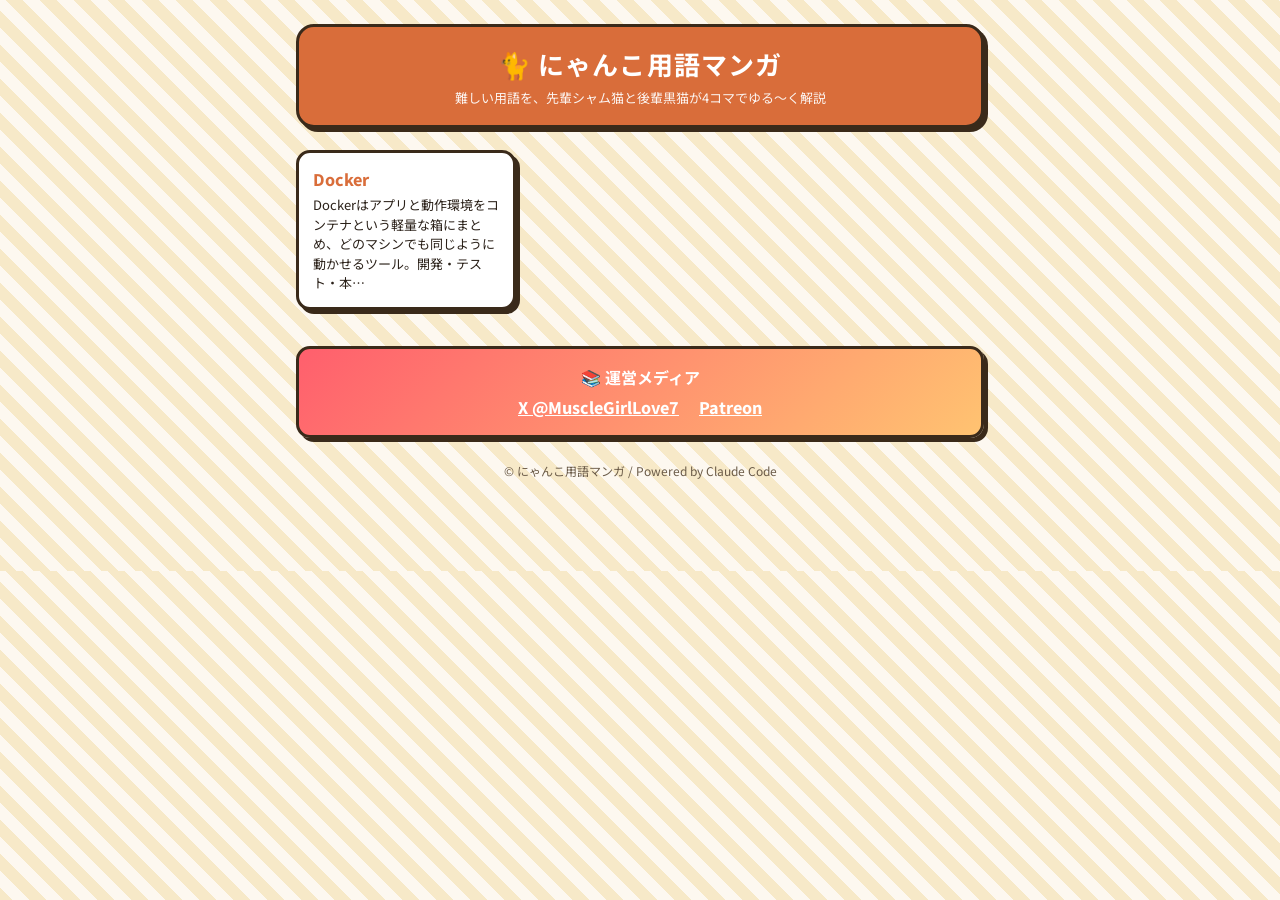
<file: docs/index.html>
<!doctype html>
<html lang="ja">
<head>
<meta charset="utf-8">
<title>にゃんこ用語マンガ - 用語を猫が4コマで解説</title>
<meta name="viewport" content="width=device-width, initial-scale=1">
<meta name="description" content="難しい用語を先輩シャム猫と後輩黒猫が4コマ漫画でゆるく解説。LINEで共有できる用語辞典。">
<meta property="og:title" content="にゃんこ用語マンガ">
<meta property="og:description" content="難しい用語を猫が4コマで解説。LINEで共有OK。">
<meta property="og:url" content="https://musclelove-777.github.io/term-cat-manga/">
<meta property="og:type" content="website">
<link href="https://fonts.googleapis.com/css2?family=Noto+Sans+JP:wght@400;600;800&display=swap" rel="stylesheet">
<link rel="stylesheet" href="./style.css">
</head>
<body>
<!-- __MAIN_LANDMARK__START__ -->
<main>
<div class="wrap">
  <div class="title">
    <h1>🐈 にゃんこ用語マンガ</h1>
    <div class="sub">難しい用語を、先輩シャム猫と後輩黒猫が4コマでゆる〜く解説</div>
  </div>

  <div class="terms"><a class="term-card" href="./docker/"><div class="term">Docker</div><div class="desc">Dockerはアプリと動作環境をコンテナという軽量な箱にまとめ、どのマシンでも同じように動かせるツール。開発・テスト・本…</div></a></div>

  <div class="musclelove">
    <h3>📚 運営メディア</h3>
    <a href="https://x.com/MuscleGirlLove7" target="_blank" rel="noopener">X @MuscleGirlLove7</a>
    <a href="https://www.patreon.com/MuscleGirlLove" target="_blank" rel="noopener">Patreon</a>
  </div>

  <p class="foot">© にゃんこ用語マンガ / Powered by Claude Code</p>
</div>
</main>
<!-- __MAIN_LANDMARK__END__ -->
</body>
</html>
</file>
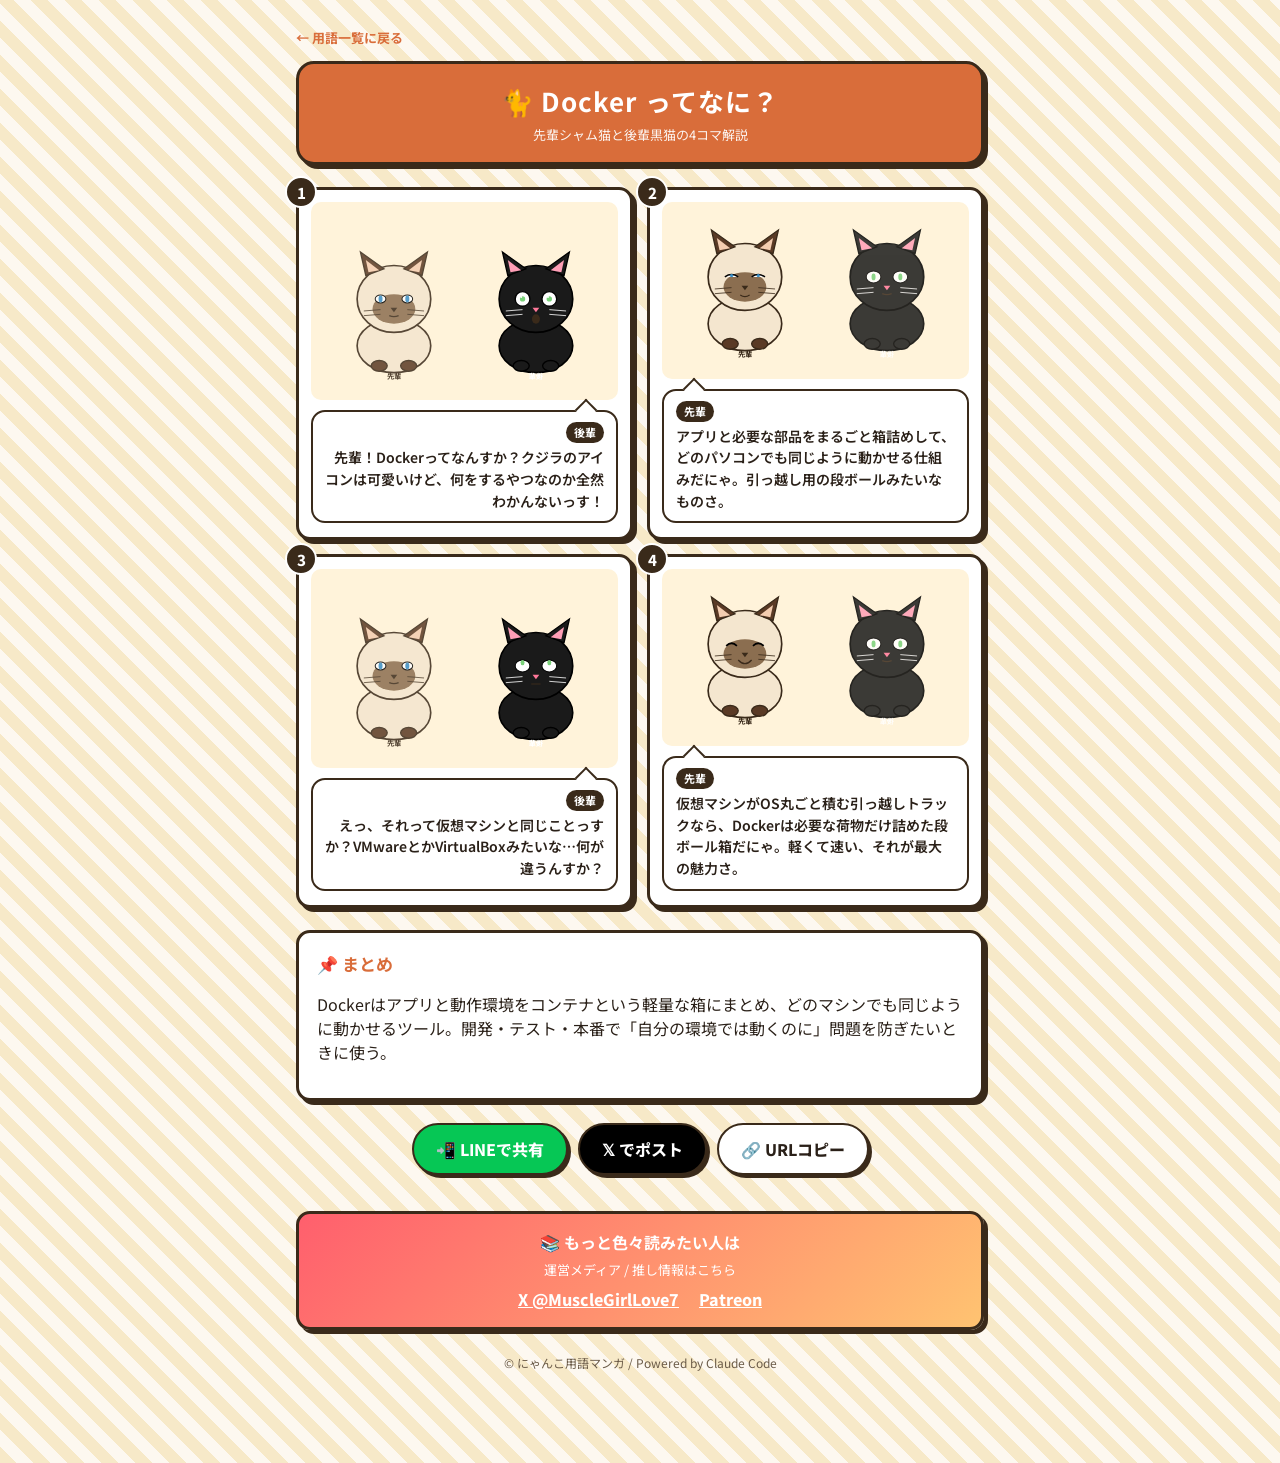
<file: docs/docker/index.html>
<!doctype html>
<html lang="ja">
<head>
<meta charset="utf-8">
<title>Docker を猫が解説 - にゃんこ用語マンガ</title>
<meta name="viewport" content="width=device-width, initial-scale=1">
<meta name="description" content="Dockerを先輩シャム猫と後輩黒猫が4コマ漫画で解説。Dockerはアプリと動作環境をコンテナという軽量な箱にまとめ、どのマシンでも同じように動かせるツール。開発・テスト・本番で「自分の環境では動くのに」問題を防ぎ">
<meta property="og:title" content="Docker を猫が4コマで解説">
<meta property="og:description" content="Dockerはアプリと動作環境をコンテナという軽量な箱にまとめ、どのマシンでも同じように動かせるツール。開発・テスト・本番で「自分の環境では動くのに」問題を防ぎたいときに使う。">
<meta property="og:url" content="https://musclelove-777.github.io/term-cat-manga/docker/">
<meta property="og:type" content="article">
<link href="https://fonts.googleapis.com/css2?family=Noto+Sans+JP:wght@400;600;800&display=swap" rel="stylesheet">
<link rel="stylesheet" href="../style.css">
</head>
<body>
<!-- __MAIN_LANDMARK__START__ -->
<main>
<div class="wrap">
  <a class="back" href="../">← 用語一覧に戻る</a>
  <div class="title">
    <h1>🐈 Docker ってなに？</h1>
    <div class="sub">先輩シャム猫と後輩黒猫の4コマ解説</div>
  </div>

  <div class="panels">
    <div class="panel"><div class="num">1</div><div class="scene"><svg class="cat" viewBox="0 0 200 240" style="opacity:0.85;">
<g class="cat senpai">
  <!-- 体（クリーム）-->
  <ellipse cx="100" cy="170" rx="55" ry="40" fill="#f4e6cf" stroke="#3a2a1a" stroke-width="2.5"/>
  <!-- 顔 -->
  <ellipse cx="100" cy="100" rx="55" ry="50" fill="#f4e6cf" stroke="#3a2a1a" stroke-width="2.5"/>
  <!-- マスク（鼻周りブラウン）-->
  <ellipse cx="100" cy="115" rx="32" ry="22" fill="#7a5a3a" opacity="0.85"/>
  <!-- 耳 -->
  <polygon points="58,65 50,30 85,55" fill="#5a3a25" stroke="#3a2a1a" stroke-width="2"/>
  <polygon points="142,65 150,30 115,55" fill="#5a3a25" stroke="#3a2a1a" stroke-width="2"/>
  <polygon points="62,60 58,42 78,57" fill="#f4cdb0"/>
  <polygon points="138,60 142,42 122,57" fill="#f4cdb0"/>
  <!-- 鼻 -->
  <path d="M95,113 L105,113 L100,120 Z" fill="#3a2a1a"/>
  <!-- 口 -->
  <path d="M93,125 Q100,128 107,125" stroke="#3a2a1a" stroke-width="1.8" fill="none"/>
  <!-- 目 -->
  <ellipse cx="80" cy="100" rx="8" ry="6" fill="white" stroke="#000" stroke-width="1.5"/><ellipse cx="120" cy="100" rx="8" ry="6" fill="white" stroke="#000" stroke-width="1.5"/><ellipse cx="80" cy="100" rx="3" ry="5" fill="#3a8fc7"/><ellipse cx="120" cy="100" rx="3" ry="5" fill="#3a8fc7"/>
  <!-- ヒゲ -->
  <line x1="55" y1="118" x2="80" y2="116" stroke="#3a2a1a" stroke-width="1.2"/>
  <line x1="55" y1="125" x2="80" y2="123" stroke="#3a2a1a" stroke-width="1.2"/>
  <line x1="120" y1="116" x2="145" y2="118" stroke="#3a2a1a" stroke-width="1.2"/>
  <line x1="120" y1="123" x2="145" y2="125" stroke="#3a2a1a" stroke-width="1.2"/>
  <!-- 前足 -->
  <ellipse cx="78" cy="200" rx="12" ry="8" fill="#5a3a25" stroke="#3a2a1a" stroke-width="2"/>
  <ellipse cx="122" cy="200" rx="12" ry="8" fill="#5a3a25" stroke="#3a2a1a" stroke-width="2"/>
  <!-- 名札 -->
  <text x="100" y="220" text-anchor="middle" font-family="'Noto Sans JP', sans-serif"
        font-size="11" fill="#3a2a1a" font-weight="700">先輩</text>
</g>
</svg><svg class="cat" viewBox="0 0 200 240" style="transform: scaleX(-1);">
<g class="cat kohai">
  <!-- 体（黒）-->
  <ellipse cx="100" cy="170" rx="55" ry="40" fill="#1a1a1a" stroke="#000" stroke-width="2.5"/>
  <!-- 顔 -->
  <ellipse cx="100" cy="100" rx="55" ry="50" fill="#1a1a1a" stroke="#000" stroke-width="2.5"/>
  <!-- 耳 -->
  <polygon points="58,65 50,30 85,55" fill="#1a1a1a" stroke="#000" stroke-width="2"/>
  <polygon points="142,65 150,30 115,55" fill="#1a1a1a" stroke="#000" stroke-width="2"/>
  <polygon points="62,60 58,42 78,57" fill="#ff9eb6"/>
  <polygon points="138,60 142,42 122,57" fill="#ff9eb6"/>
  <!-- 鼻 -->
  <path d="M95,113 L105,113 L100,120 Z" fill="#ff7799"/>
  <!-- 口 -->
  <ellipse cx="100" cy="130" rx="6" ry="7" fill="#3a2a1a"/>
  <!-- 目（緑、大きめ）-->
  <circle cx="80" cy="100" r="11" fill="white" stroke="#000" stroke-width="2"/><circle cx="120" cy="100" r="11" fill="white" stroke="#000" stroke-width="2"/><circle cx="80" cy="100" r="4" fill="#7ad17a"/><circle cx="120" cy="100" r="4" fill="#7ad17a"/><circle cx="82" cy="97" r="1.5" fill="white"/><circle cx="122" cy="97" r="1.5" fill="white"/>
  <!-- ヒゲ -->
  <line x1="55" y1="118" x2="80" y2="116" stroke="#fff" stroke-width="1.2"/>
  <line x1="55" y1="125" x2="80" y2="123" stroke="#fff" stroke-width="1.2"/>
  <line x1="120" y1="116" x2="145" y2="118" stroke="#fff" stroke-width="1.2"/>
  <line x1="120" y1="123" x2="145" y2="125" stroke="#fff" stroke-width="1.2"/>
  <!-- 前足 -->
  <ellipse cx="78" cy="200" rx="12" ry="8" fill="#1a1a1a" stroke="#000" stroke-width="2"/>
  <ellipse cx="122" cy="200" rx="12" ry="8" fill="#1a1a1a" stroke="#000" stroke-width="2"/>
  <!-- 名札 -->
  <text x="100" y="220" text-anchor="middle" font-family="'Noto Sans JP', sans-serif"
        font-size="11" fill="#fff" font-weight="700">後輩</text>
</g>
</svg></div><div class="bubble kohai"><span class="tag">後輩</span><br>先輩！Dockerってなんすか？クジラのアイコンは可愛いけど、何をするやつなのか全然わかんないっす！</div></div>
<div class="panel"><div class="num">2</div><div class="scene"><svg class="cat" viewBox="0 0 200 240">
<g class="cat senpai">
  <!-- 体（クリーム）-->
  <ellipse cx="100" cy="170" rx="55" ry="40" fill="#f4e6cf" stroke="#3a2a1a" stroke-width="2.5"/>
  <!-- 顔 -->
  <ellipse cx="100" cy="100" rx="55" ry="50" fill="#f4e6cf" stroke="#3a2a1a" stroke-width="2.5"/>
  <!-- マスク（鼻周りブラウン）-->
  <ellipse cx="100" cy="115" rx="32" ry="22" fill="#7a5a3a" opacity="0.85"/>
  <!-- 耳 -->
  <polygon points="58,65 50,30 85,55" fill="#5a3a25" stroke="#3a2a1a" stroke-width="2"/>
  <polygon points="142,65 150,30 115,55" fill="#5a3a25" stroke="#3a2a1a" stroke-width="2"/>
  <polygon points="62,60 58,42 78,57" fill="#f4cdb0"/>
  <polygon points="138,60 142,42 122,57" fill="#f4cdb0"/>
  <!-- 鼻 -->
  <path d="M95,113 L105,113 L100,120 Z" fill="#3a2a1a"/>
  <!-- 口 -->
  <path d="M93,127 Q100,132 107,127" stroke="#3a2a1a" stroke-width="1.8" fill="none"/>
  <!-- 目 -->
  <path d="M70,100 Q80,93 90,100" stroke="#000" stroke-width="2.2" fill="white"/><path d="M110,100 Q120,93 130,100" stroke="#000" stroke-width="2.2" fill="white"/><circle cx="80" cy="98" r="2.5" fill="#3a8fc7"/><circle cx="120" cy="98" r="2.5" fill="#3a8fc7"/>
  <!-- ヒゲ -->
  <line x1="55" y1="118" x2="80" y2="116" stroke="#3a2a1a" stroke-width="1.2"/>
  <line x1="55" y1="125" x2="80" y2="123" stroke="#3a2a1a" stroke-width="1.2"/>
  <line x1="120" y1="116" x2="145" y2="118" stroke="#3a2a1a" stroke-width="1.2"/>
  <line x1="120" y1="123" x2="145" y2="125" stroke="#3a2a1a" stroke-width="1.2"/>
  <!-- 前足 -->
  <ellipse cx="78" cy="200" rx="12" ry="8" fill="#5a3a25" stroke="#3a2a1a" stroke-width="2"/>
  <ellipse cx="122" cy="200" rx="12" ry="8" fill="#5a3a25" stroke="#3a2a1a" stroke-width="2"/>
  <!-- 名札 -->
  <text x="100" y="220" text-anchor="middle" font-family="'Noto Sans JP', sans-serif"
        font-size="11" fill="#3a2a1a" font-weight="700">先輩</text>
</g>
</svg><svg class="cat" viewBox="0 0 200 240" style="opacity:0.85; transform: scaleX(-1);">
<g class="cat kohai">
  <!-- 体（黒）-->
  <ellipse cx="100" cy="170" rx="55" ry="40" fill="#1a1a1a" stroke="#000" stroke-width="2.5"/>
  <!-- 顔 -->
  <ellipse cx="100" cy="100" rx="55" ry="50" fill="#1a1a1a" stroke="#000" stroke-width="2.5"/>
  <!-- 耳 -->
  <polygon points="58,65 50,30 85,55" fill="#1a1a1a" stroke="#000" stroke-width="2"/>
  <polygon points="142,65 150,30 115,55" fill="#1a1a1a" stroke="#000" stroke-width="2"/>
  <polygon points="62,60 58,42 78,57" fill="#ff9eb6"/>
  <polygon points="138,60 142,42 122,57" fill="#ff9eb6"/>
  <!-- 鼻 -->
  <path d="M95,113 L105,113 L100,120 Z" fill="#ff7799"/>
  <!-- 口 -->
  <path d="M93,125 Q100,128 107,125" stroke="#3a2a1a" stroke-width="1.8" fill="none"/>
  <!-- 目（緑、大きめ）-->
  <ellipse cx="80" cy="100" rx="11" ry="9" fill="white" stroke="#000" stroke-width="1.5"/><ellipse cx="120" cy="100" rx="11" ry="9" fill="white" stroke="#000" stroke-width="1.5"/><ellipse cx="80" cy="100" rx="3" ry="5" fill="#7ad17a"/><ellipse cx="120" cy="100" rx="3" ry="5" fill="#7ad17a"/>
  <!-- ヒゲ -->
  <line x1="55" y1="118" x2="80" y2="116" stroke="#fff" stroke-width="1.2"/>
  <line x1="55" y1="125" x2="80" y2="123" stroke="#fff" stroke-width="1.2"/>
  <line x1="120" y1="116" x2="145" y2="118" stroke="#fff" stroke-width="1.2"/>
  <line x1="120" y1="123" x2="145" y2="125" stroke="#fff" stroke-width="1.2"/>
  <!-- 前足 -->
  <ellipse cx="78" cy="200" rx="12" ry="8" fill="#1a1a1a" stroke="#000" stroke-width="2"/>
  <ellipse cx="122" cy="200" rx="12" ry="8" fill="#1a1a1a" stroke="#000" stroke-width="2"/>
  <!-- 名札 -->
  <text x="100" y="220" text-anchor="middle" font-family="'Noto Sans JP', sans-serif"
        font-size="11" fill="#fff" font-weight="700">後輩</text>
</g>
</svg></div><div class="bubble senpai"><span class="tag">先輩</span><br>アプリと必要な部品をまるごと箱詰めして、どのパソコンでも同じように動かせる仕組みだにゃ。引っ越し用の段ボールみたいなものさ。</div></div>
<div class="panel"><div class="num">3</div><div class="scene"><svg class="cat" viewBox="0 0 200 240" style="opacity:0.85;">
<g class="cat senpai">
  <!-- 体（クリーム）-->
  <ellipse cx="100" cy="170" rx="55" ry="40" fill="#f4e6cf" stroke="#3a2a1a" stroke-width="2.5"/>
  <!-- 顔 -->
  <ellipse cx="100" cy="100" rx="55" ry="50" fill="#f4e6cf" stroke="#3a2a1a" stroke-width="2.5"/>
  <!-- マスク（鼻周りブラウン）-->
  <ellipse cx="100" cy="115" rx="32" ry="22" fill="#7a5a3a" opacity="0.85"/>
  <!-- 耳 -->
  <polygon points="58,65 50,30 85,55" fill="#5a3a25" stroke="#3a2a1a" stroke-width="2"/>
  <polygon points="142,65 150,30 115,55" fill="#5a3a25" stroke="#3a2a1a" stroke-width="2"/>
  <polygon points="62,60 58,42 78,57" fill="#f4cdb0"/>
  <polygon points="138,60 142,42 122,57" fill="#f4cdb0"/>
  <!-- 鼻 -->
  <path d="M95,113 L105,113 L100,120 Z" fill="#3a2a1a"/>
  <!-- 口 -->
  <path d="M93,125 Q100,128 107,125" stroke="#3a2a1a" stroke-width="1.8" fill="none"/>
  <!-- 目 -->
  <ellipse cx="80" cy="100" rx="8" ry="6" fill="white" stroke="#000" stroke-width="1.5"/><ellipse cx="120" cy="100" rx="8" ry="6" fill="white" stroke="#000" stroke-width="1.5"/><ellipse cx="80" cy="100" rx="3" ry="5" fill="#3a8fc7"/><ellipse cx="120" cy="100" rx="3" ry="5" fill="#3a8fc7"/>
  <!-- ヒゲ -->
  <line x1="55" y1="118" x2="80" y2="116" stroke="#3a2a1a" stroke-width="1.2"/>
  <line x1="55" y1="125" x2="80" y2="123" stroke="#3a2a1a" stroke-width="1.2"/>
  <line x1="120" y1="116" x2="145" y2="118" stroke="#3a2a1a" stroke-width="1.2"/>
  <line x1="120" y1="123" x2="145" y2="125" stroke="#3a2a1a" stroke-width="1.2"/>
  <!-- 前足 -->
  <ellipse cx="78" cy="200" rx="12" ry="8" fill="#5a3a25" stroke="#3a2a1a" stroke-width="2"/>
  <ellipse cx="122" cy="200" rx="12" ry="8" fill="#5a3a25" stroke="#3a2a1a" stroke-width="2"/>
  <!-- 名札 -->
  <text x="100" y="220" text-anchor="middle" font-family="'Noto Sans JP', sans-serif"
        font-size="11" fill="#3a2a1a" font-weight="700">先輩</text>
</g>
</svg><svg class="cat" viewBox="0 0 200 240" style="transform: scaleX(-1);">
<g class="cat kohai">
  <!-- 体（黒）-->
  <ellipse cx="100" cy="170" rx="55" ry="40" fill="#1a1a1a" stroke="#000" stroke-width="2.5"/>
  <!-- 顔 -->
  <ellipse cx="100" cy="100" rx="55" ry="50" fill="#1a1a1a" stroke="#000" stroke-width="2.5"/>
  <!-- 耳 -->
  <polygon points="58,65 50,30 85,55" fill="#1a1a1a" stroke="#000" stroke-width="2"/>
  <polygon points="142,65 150,30 115,55" fill="#1a1a1a" stroke="#000" stroke-width="2"/>
  <polygon points="62,60 58,42 78,57" fill="#ff9eb6"/>
  <polygon points="138,60 142,42 122,57" fill="#ff9eb6"/>
  <!-- 鼻 -->
  <path d="M95,113 L105,113 L100,120 Z" fill="#ff7799"/>
  <!-- 口 -->
  <path d="M93,127 L107,127" stroke="#3a2a1a" stroke-width="1.8" fill="none"/>
  <!-- 目（緑、大きめ）-->
  <ellipse cx="80" cy="100" rx="11" ry="9" fill="white" stroke="#000" stroke-width="1.5"/><ellipse cx="120" cy="100" rx="11" ry="9" fill="white" stroke="#000" stroke-width="1.5"/><ellipse cx="80" cy="95" rx="3" ry="4" fill="#7ad17a"/><ellipse cx="120" cy="95" rx="3" ry="4" fill="#7ad17a"/>
  <!-- ヒゲ -->
  <line x1="55" y1="118" x2="80" y2="116" stroke="#fff" stroke-width="1.2"/>
  <line x1="55" y1="125" x2="80" y2="123" stroke="#fff" stroke-width="1.2"/>
  <line x1="120" y1="116" x2="145" y2="118" stroke="#fff" stroke-width="1.2"/>
  <line x1="120" y1="123" x2="145" y2="125" stroke="#fff" stroke-width="1.2"/>
  <!-- 前足 -->
  <ellipse cx="78" cy="200" rx="12" ry="8" fill="#1a1a1a" stroke="#000" stroke-width="2"/>
  <ellipse cx="122" cy="200" rx="12" ry="8" fill="#1a1a1a" stroke="#000" stroke-width="2"/>
  <!-- 名札 -->
  <text x="100" y="220" text-anchor="middle" font-family="'Noto Sans JP', sans-serif"
        font-size="11" fill="#fff" font-weight="700">後輩</text>
</g>
</svg></div><div class="bubble kohai"><span class="tag">後輩</span><br>えっ、それって仮想マシンと同じことっすか？VMwareとかVirtualBoxみたいな…何が違うんすか？</div></div>
<div class="panel"><div class="num">4</div><div class="scene"><svg class="cat" viewBox="0 0 200 240">
<g class="cat senpai">
  <!-- 体（クリーム）-->
  <ellipse cx="100" cy="170" rx="55" ry="40" fill="#f4e6cf" stroke="#3a2a1a" stroke-width="2.5"/>
  <!-- 顔 -->
  <ellipse cx="100" cy="100" rx="55" ry="50" fill="#f4e6cf" stroke="#3a2a1a" stroke-width="2.5"/>
  <!-- マスク（鼻周りブラウン）-->
  <ellipse cx="100" cy="115" rx="32" ry="22" fill="#7a5a3a" opacity="0.85"/>
  <!-- 耳 -->
  <polygon points="58,65 50,30 85,55" fill="#5a3a25" stroke="#3a2a1a" stroke-width="2"/>
  <polygon points="142,65 150,30 115,55" fill="#5a3a25" stroke="#3a2a1a" stroke-width="2"/>
  <polygon points="62,60 58,42 78,57" fill="#f4cdb0"/>
  <polygon points="138,60 142,42 122,57" fill="#f4cdb0"/>
  <!-- 鼻 -->
  <path d="M95,113 L105,113 L100,120 Z" fill="#3a2a1a"/>
  <!-- 口 -->
  <path d="M90,124 Q100,135 110,124" stroke="#3a2a1a" stroke-width="2" fill="none"/>
  <!-- 目 -->
  <path d="M72,103 Q80,95 88,103" stroke="#000" stroke-width="2.5" fill="none"/><path d="M112,103 Q120,95 128,103" stroke="#000" stroke-width="2.5" fill="none"/>
  <!-- ヒゲ -->
  <line x1="55" y1="118" x2="80" y2="116" stroke="#3a2a1a" stroke-width="1.2"/>
  <line x1="55" y1="125" x2="80" y2="123" stroke="#3a2a1a" stroke-width="1.2"/>
  <line x1="120" y1="116" x2="145" y2="118" stroke="#3a2a1a" stroke-width="1.2"/>
  <line x1="120" y1="123" x2="145" y2="125" stroke="#3a2a1a" stroke-width="1.2"/>
  <!-- 前足 -->
  <ellipse cx="78" cy="200" rx="12" ry="8" fill="#5a3a25" stroke="#3a2a1a" stroke-width="2"/>
  <ellipse cx="122" cy="200" rx="12" ry="8" fill="#5a3a25" stroke="#3a2a1a" stroke-width="2"/>
  <!-- 名札 -->
  <text x="100" y="220" text-anchor="middle" font-family="'Noto Sans JP', sans-serif"
        font-size="11" fill="#3a2a1a" font-weight="700">先輩</text>
</g>
</svg><svg class="cat" viewBox="0 0 200 240" style="opacity:0.85; transform: scaleX(-1);">
<g class="cat kohai">
  <!-- 体（黒）-->
  <ellipse cx="100" cy="170" rx="55" ry="40" fill="#1a1a1a" stroke="#000" stroke-width="2.5"/>
  <!-- 顔 -->
  <ellipse cx="100" cy="100" rx="55" ry="50" fill="#1a1a1a" stroke="#000" stroke-width="2.5"/>
  <!-- 耳 -->
  <polygon points="58,65 50,30 85,55" fill="#1a1a1a" stroke="#000" stroke-width="2"/>
  <polygon points="142,65 150,30 115,55" fill="#1a1a1a" stroke="#000" stroke-width="2"/>
  <polygon points="62,60 58,42 78,57" fill="#ff9eb6"/>
  <polygon points="138,60 142,42 122,57" fill="#ff9eb6"/>
  <!-- 鼻 -->
  <path d="M95,113 L105,113 L100,120 Z" fill="#ff7799"/>
  <!-- 口 -->
  <path d="M93,125 Q100,128 107,125" stroke="#3a2a1a" stroke-width="1.8" fill="none"/>
  <!-- 目（緑、大きめ）-->
  <ellipse cx="80" cy="100" rx="11" ry="9" fill="white" stroke="#000" stroke-width="1.5"/><ellipse cx="120" cy="100" rx="11" ry="9" fill="white" stroke="#000" stroke-width="1.5"/><ellipse cx="80" cy="100" rx="3" ry="5" fill="#7ad17a"/><ellipse cx="120" cy="100" rx="3" ry="5" fill="#7ad17a"/>
  <!-- ヒゲ -->
  <line x1="55" y1="118" x2="80" y2="116" stroke="#fff" stroke-width="1.2"/>
  <line x1="55" y1="125" x2="80" y2="123" stroke="#fff" stroke-width="1.2"/>
  <line x1="120" y1="116" x2="145" y2="118" stroke="#fff" stroke-width="1.2"/>
  <line x1="120" y1="123" x2="145" y2="125" stroke="#fff" stroke-width="1.2"/>
  <!-- 前足 -->
  <ellipse cx="78" cy="200" rx="12" ry="8" fill="#1a1a1a" stroke="#000" stroke-width="2"/>
  <ellipse cx="122" cy="200" rx="12" ry="8" fill="#1a1a1a" stroke="#000" stroke-width="2"/>
  <!-- 名札 -->
  <text x="100" y="220" text-anchor="middle" font-family="'Noto Sans JP', sans-serif"
        font-size="11" fill="#fff" font-weight="700">後輩</text>
</g>
</svg></div><div class="bubble senpai"><span class="tag">先輩</span><br>仮想マシンがOS丸ごと積む引っ越しトラックなら、Dockerは必要な荷物だけ詰めた段ボール箱だにゃ。軽くて速い、それが最大の魅力さ。</div></div>
  </div>

  <div class="summary">
    <h2>📌 まとめ</h2>
    <p>Dockerはアプリと動作環境をコンテナという軽量な箱にまとめ、どのマシンでも同じように動かせるツール。開発・テスト・本番で「自分の環境では動くのに」問題を防ぎたいときに使う。</p>
  </div>

  <div class="share">
    <a href="https://line.me/R/msg/text/?%E3%80%90%E3%81%AB%E3%82%83%E3%82%93%E3%81%93%E7%94%A8%E8%AA%9E%E8%A7%A3%E8%AA%AC%E3%80%91Docker%0ADocker%E3%81%AF%E3%82%A2%E3%83%97%E3%83%AA%E3%81%A8%E5%8B%95%E4%BD%9C%E7%92%B0%E5%A2%83%E3%82%92%E3%82%B3%E3%83%B3%E3%83%86%E3%83%8A%E3%81%A8%E3%81%84%E3%81%86%E8%BB%BD%E9%87%8F%E3%81%AA%E7%AE%B1%E3%81%AB%E3%81%BE%E3%81%A8%E3%82%81%E3%80%81%E3%81%A9%E3%81%AE%E3%83%9E%E3%82%B7%E3%83%B3%E3%81%A7%E3%82%82%E5%90%8C%E3%81%98%E3%82%88%E3%81%86%E3%81%AB%E5%8B%95%E3%81%8B%E3%81%9B%E3%82%8B%E3%83%84%E3%83%BC%E3%83%AB%E3%80%82%E9%96%8B%E7%99%BA%E3%83%BB%E3%83%86%E3%82%B9%E3%83%88%E3%83%BB%E6%9C%AC%E7%95%AA%E3%81%A7%E3%80%8C%E8%87%AA%E5%88%86%E3%81%AE%E7%92%B0%E5%A2%83%E3%81%A7%E3%81%AF%E5%8B%95%E3%81%8F%E3%81%AE%E3%81%AB%E3%80%8D%E5%95%8F%E9%A1%8C%E3%82%92%E9%98%B2%E3%81%8E%E2%80%A6%0Ahttps%3A//musclelove-777.github.io/term-cat-manga/docker/" target="_blank" rel="noopener">📲 LINEで共有</a>
    <a class="x" href="https://twitter.com/intent/tweet?text=%E3%80%90%E3%81%AB%E3%82%83%E3%82%93%E3%81%93%E7%94%A8%E8%AA%9E%E8%A7%A3%E8%AA%AC%E3%80%91Docker%E3%82%92%E7%8C%AB%E3%81%A7%E8%AA%AC%E6%98%8E%E3%81%99%E3%82%8B%E3%83%9E%E3%83%B3%E3%82%AC%F0%9F%93%9A%F0%9F%90%88&url=https%3A%2F%2Fmusclelove-777.github.io%2Fterm-cat-manga%2Fdocker%2F" target="_blank" rel="noopener">𝕏 でポスト</a>
    <a class="copy" onclick="navigator.clipboard.writeText(location.href);this.textContent='✓ コピーしました'">🔗 URLコピー</a>
  </div>

  <div class="musclelove">
    <h3>📚 もっと色々読みたい人は</h3>
    <p style="margin:6px 0 8px; font-size:13px;">運営メディア / 推し情報はこちら</p>
    <a href="https://x.com/MuscleGirlLove7" target="_blank" rel="noopener">X @MuscleGirlLove7</a>
    <a href="https://www.patreon.com/MuscleGirlLove" target="_blank" rel="noopener">Patreon</a>
  </div>

  <p class="foot">© にゃんこ用語マンガ / Powered by Claude Code</p>
</div>
</main>
<!-- __MAIN_LANDMARK__END__ -->
</body>
</html>
</file>
<file: docs/style.css>
:root {
  --ink: #2a2018;
  --paper: #fdf8f0;
  --line: #3a2a1a;
  --accent: #d96d3a;
  --soft: #fff3da;
}
* { box-sizing: border-box; }
body {
  margin: 0;
  font-family: 'Noto Sans JP', 'Hiragino Kaku Gothic ProN', sans-serif;
  background:
    repeating-linear-gradient(45deg, #f7e9c8 0 12px, #fdf8f0 12px 24px);
  color: var(--ink);
  -webkit-font-smoothing: antialiased;
}
.wrap {
  max-width: 720px;
  margin: 0 auto;
  padding: 24px 16px 80px;
}
.title {
  background: var(--accent);
  color: #fff;
  border: 3px solid var(--line);
  border-radius: 18px;
  padding: 18px 22px;
  text-align: center;
  box-shadow: 4px 4px 0 var(--line);
  margin-bottom: 22px;
}
.title h1 {
  margin: 0;
  font-size: 26px;
  letter-spacing: 0.04em;
}
.title .sub {
  margin-top: 6px;
  font-size: 13px;
  opacity: 0.92;
}
.panels {
  display: grid;
  grid-template-columns: 1fr 1fr;
  gap: 14px;
}
.panel {
  background: #fff;
  border: 3px solid var(--line);
  border-radius: 14px;
  padding: 12px 12px 14px;
  position: relative;
  box-shadow: 4px 4px 0 var(--line);
  display: flex;
  flex-direction: column;
  min-height: 320px;
}
.panel .num {
  position: absolute;
  top: -14px; left: -14px;
  background: var(--line);
  color: #fff;
  width: 32px; height: 32px;
  border-radius: 50%;
  display: grid; place-items: center;
  font-weight: 800; font-size: 15px;
  border: 2px solid #fff;
}
.scene {
  background: var(--soft);
  border-radius: 10px;
  flex: 1;
  display: flex;
  align-items: flex-end;
  justify-content: center;
  gap: 8px;
  padding: 8px;
  position: relative;
  overflow: hidden;
}
.scene svg.cat { width: 46%; height: auto; max-height: 200px; }
.bubble {
  margin-top: 10px;
  background: #fff;
  border: 2.5px solid var(--line);
  border-radius: 14px;
  padding: 9px 12px;
  font-size: 14px;
  line-height: 1.55;
  position: relative;
  font-weight: 600;
}
.bubble.senpai::before {
  content: ""; position: absolute; left: 22px; top: -10px;
  width: 14px; height: 14px; background: #fff;
  border-left: 2.5px solid var(--line);
  border-top: 2.5px solid var(--line);
  transform: rotate(45deg);
}
.bubble.kohai::before {
  content: ""; position: absolute; right: 22px; top: -10px;
  width: 14px; height: 14px; background: #fff;
  border-left: 2.5px solid var(--line);
  border-top: 2.5px solid var(--line);
  transform: rotate(45deg);
}
.bubble.senpai { text-align: left; }
.bubble.kohai { text-align: right; }
.tag {
  display: inline-block;
  font-size: 11px;
  background: var(--line); color: #fff;
  padding: 2px 8px; border-radius: 99px;
  margin-bottom: 4px;
  font-weight: 700;
}
.summary {
  margin-top: 22px;
  background: #fff;
  border: 3px solid var(--line);
  border-radius: 14px;
  padding: 18px;
  box-shadow: 4px 4px 0 var(--line);
}
.summary h2 {
  margin: 0 0 8px;
  font-size: 17px;
  color: var(--accent);
}
.share {
  margin-top: 22px;
  display: flex;
  gap: 10px;
  justify-content: center;
  flex-wrap: wrap;
}
.share a {
  display: inline-block;
  background: #06c755;
  color: #fff;
  text-decoration: none;
  padding: 12px 22px;
  border-radius: 99px;
  font-weight: 800;
  border: 2.5px solid var(--line);
  box-shadow: 3px 3px 0 var(--line);
}
.share a.copy { background: #fff; color: var(--ink); cursor: pointer; }
.share a.x { background: #000; }
.musclelove {
  margin-top: 36px;
  background: linear-gradient(135deg, #ff5f6d, #ffc371);
  border: 3px solid var(--line);
  border-radius: 14px;
  padding: 16px 18px;
  color: #fff;
  box-shadow: 4px 4px 0 var(--line);
  text-align: center;
}
.musclelove h3 { margin: 0 0 6px; font-size: 16px; }
.musclelove a {
  color: #fff; font-weight: 800; text-decoration: underline;
  margin: 0 8px;
}
.foot {
  text-align: center;
  font-size: 12px;
  color: #6b5b48;
  margin-top: 24px;
}
.back {
  display: inline-block; margin-bottom: 14px;
  font-size: 13px; color: var(--accent); text-decoration: none;
  font-weight: 700;
}
@media (max-width: 560px) {
  .panels { grid-template-columns: 1fr; }
  .panel { min-height: 360px; }
}

/* index page */
.terms {
  display: grid;
  grid-template-columns: repeat(auto-fill, minmax(220px, 1fr));
  gap: 14px;
}
.term-card {
  background: #fff;
  border: 3px solid var(--line);
  border-radius: 14px;
  padding: 14px;
  box-shadow: 4px 4px 0 var(--line);
  text-decoration: none;
  color: var(--ink);
  transition: transform 0.1s;
}
.term-card:hover { transform: translate(-2px, -2px); box-shadow: 6px 6px 0 var(--line); }
.term-card .term { font-weight: 800; font-size: 16px; color: var(--accent); }
.term-card .desc { font-size: 13px; margin-top: 4px; line-height: 1.5; }
.empty { text-align: center; color: #6b5b48; padding: 40px 0; }
</file>
